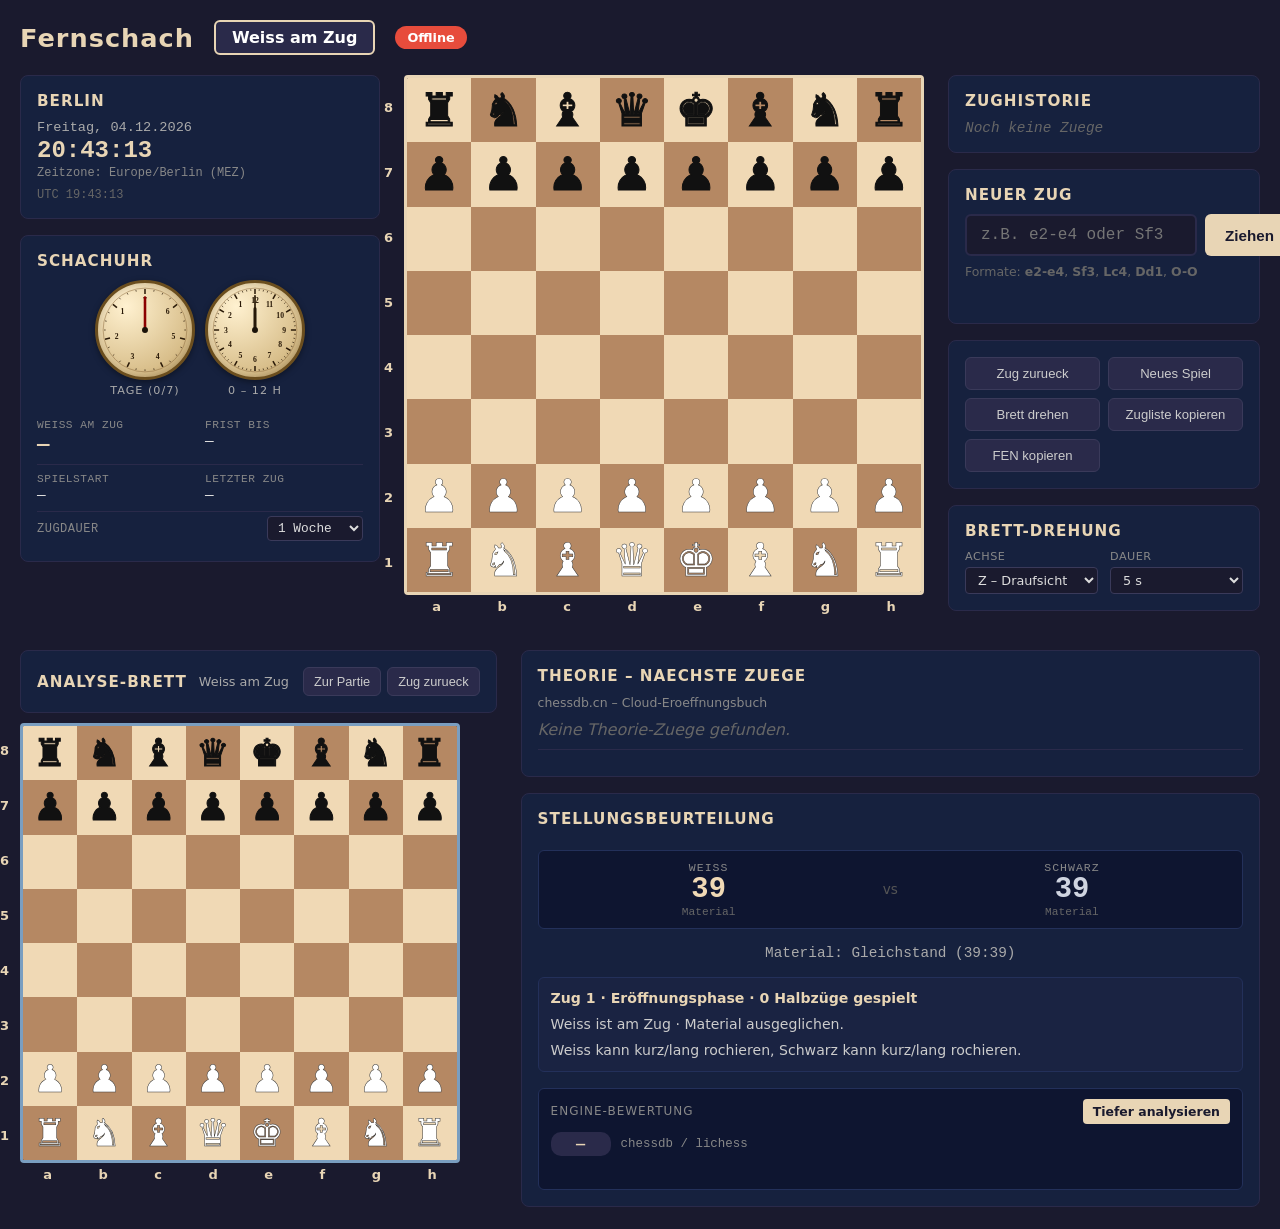
<file: index.html>
<!DOCTYPE html>
<html lang="de">
<head>
    <meta charset="UTF-8">
    <meta name="viewport" content="width=device-width, initial-scale=1.0">
    <title>Fernschach</title>
    <link rel="stylesheet" href="style.css?v=24">
</head>
<body>
    <div class="app">
        <header>
            <h1>Fernschach</h1>
            <div class="status" id="status">Weiss am Zug</div>
            <div class="sync-status" id="sync-status">Offline</div>
        </header>

        <!-- TOP HALF: clocks | main board | sidebar -->
        <div class="main">
            <div class="left-col">
                <div class="panel clock-panel">
                    <h2>Berlin</h2>
                    <div class="berlin-clock">
                        <div class="berlin-date" id="berlin-date">&mdash;</div>
                        <div class="berlin-time" id="berlin-time">&mdash;</div>
                        <div class="berlin-tz" id="berlin-tz">&mdash;</div>
                        <div class="utc-time" id="utc-time">UTC &mdash;</div>
                    </div>
                </div>
                <div class="panel chessclock-panel">
                    <h2>Schachuhr</h2>
                    <div class="analog-clocks">
                        <div class="analog-dial">
                            <svg id="days-dial" viewBox="-55 -55 110 110"></svg>
                            <div class="dial-caption" id="days-caption">Tage</div>
                        </div>
                        <div class="analog-dial">
                            <svg id="hours-dial" viewBox="-55 -55 110 110"></svg>
                            <div class="dial-caption" id="hours-caption">0 &ndash; 12 h</div>
                        </div>
                    </div>
                    <div class="clock-grid top">
                        <div class="clock-cell big">
                            <div class="clock-label" id="countdown-label">Weiss am Zug</div>
                            <div class="clock-value countdown" id="countdown">&mdash;</div>
                        </div>
                        <div class="clock-cell">
                            <div class="clock-label">Frist bis</div>
                            <div class="clock-value" id="deadline-time">&mdash;</div>
                        </div>
                    </div>
                    <div class="clock-grid">
                        <div class="clock-cell">
                            <div class="clock-label">Spielstart</div>
                            <div class="clock-value" id="game-start">&mdash;</div>
                        </div>
                        <div class="clock-cell">
                            <div class="clock-label">Letzter Zug</div>
                            <div class="clock-value" id="last-move-time">&mdash;</div>
                        </div>
                    </div>
                    <div class="clock-row">
                        <label class="clock-label" for="move-duration">Zugdauer</label>
                        <select id="move-duration" class="clock-value">
                            <option value="1">1 Tag</option>
                            <option value="2">2 Tage</option>
                            <option value="3">3 Tage</option>
                            <option value="7" selected>1 Woche</option>
                            <option value="14">2 Wochen</option>
                            <option value="30">1 Monat</option>
                        </select>
                    </div>
                </div>
            </div>

            <div class="board-container">
                <div class="board" id="board"></div>
                <div class="coords-bottom" id="coords-bottom"></div>
                <div class="coords-left" id="coords-left"></div>
            </div>

            <div class="sidebar">
                <div class="panel moves-panel">
                    <h2>Zughistorie</h2>
                    <div class="moves-list" id="moves-list">
                        <div class="moves-placeholder">Noch keine Zuege</div>
                    </div>
                </div>
                <div class="panel input-panel">
                    <h2>Neuer Zug</h2>
                    <div class="input-group">
                        <input type="text" id="move-input" placeholder="z.B. e2-e4 oder Sf3" autocomplete="off">
                        <button id="move-btn">Ziehen</button>
                    </div>
                    <div class="input-help">
                        Formate: <strong>e2-e4</strong>, <strong>Sf3</strong>, <strong>Lc4</strong>, <strong>Dd1</strong>, <strong>O-O</strong>
                    </div>
                    <div class="error" id="error"></div>
                </div>
                <div class="panel actions-panel">
                    <button id="undo-btn" title="Letzten Zug zuruecknehmen">Zug zurueck</button>
                    <button id="reset-btn" title="Neues Spiel starten">Neues Spiel</button>
                    <button id="flip-btn" title="Brett drehen">Brett drehen</button>
                    <button id="export-btn" title="Zugliste kopieren">Zugliste kopieren</button>
                    <button id="fen-btn" title="FEN kopieren">FEN kopieren</button>
                </div>
                <div class="panel flip-panel">
                    <h2>Brett-Drehung</h2>
                    <div class="flip-settings">
                        <label>
                            <span class="flip-label">Achse</span>
                            <select id="flip-axis">
                                <option value="Z" selected>Z – Draufsicht</option>
                                <option value="Y">Y – horizontal</option>
                                <option value="X">X – vertikal</option>
                            </select>
                        </label>
                        <label>
                            <span class="flip-label">Dauer</span>
                            <select id="flip-duration">
                                <option value="2000">2 s</option>
                                <option value="3000">3 s</option>
                                <option value="4000">4 s</option>
                                <option value="5000" selected>5 s</option>
                                <option value="10000">10 s</option>
                            </select>
                        </label>
                    </div>
                </div>
            </div>
        </div>

        <!-- BOTTOM HALF: analysis board | theory -->
        <div class="bottom">
            <div class="analysis-wrap">
                <div class="panel analysis-head">
                    <h2>Analyse-Brett</h2>
                    <div class="analysis-actions">
                        <span class="analysis-turn" id="analysis-turn">Weiss am Zug</span>
                        <button id="analysis-reset" title="Auf aktuelle Partiestellung zuruecksetzen">Zur Partie</button>
                        <button id="analysis-undo" title="Letzten Analyse-Zug zuruecknehmen">Zug zurueck</button>
                    </div>
                </div>
                <div class="board-container analysis-board-container">
                    <div class="board analysis-board" id="analysis-board"></div>
                    <div class="coords-bottom" id="analysis-coords-bottom"></div>
                    <div class="coords-left" id="analysis-coords-left"></div>
                </div>
            </div>

            <div class="right-col">
                <div class="panel theory-panel">
                    <h2>Theorie &ndash; naechste Zuege</h2>
                    <div class="theory-sub" id="theory-sub">chessdb.cn &ndash; Cloud-Eroeffnungsbuch</div>
                    <div class="theory-list" id="theory-list">
                        <div class="moves-placeholder">Lade...</div>
                    </div>
                    <div class="theory-opening" id="theory-opening"></div>
                </div>
                <div class="panel evaluation-panel">
                    <h2>Stellungsbeurteilung</h2>
                    <div class="eval-scores">
                        <div class="eval-score white">
                            <div class="eval-side">Weiss</div>
                            <div class="eval-value" id="eval-white">39</div>
                            <div class="eval-unit">Material</div>
                        </div>
                        <div class="eval-vs">vs</div>
                        <div class="eval-score black">
                            <div class="eval-side">Schwarz</div>
                            <div class="eval-value" id="eval-black">39</div>
                            <div class="eval-unit">Material</div>
                        </div>
                    </div>
                    <div class="eval-diff" id="eval-diff">Gleichstand</div>
                    <div class="eval-text" id="eval-text">
                        <div class="eval-line" id="eval-line-1">&mdash;</div>
                        <div class="eval-line" id="eval-line-2">&mdash;</div>
                        <div class="eval-line" id="eval-line-3">&mdash;</div>
                    </div>
                    <div class="eval-engine">
                        <div class="eval-engine-head">
                            <div class="eval-engine-title">Engine-Bewertung</div>
                            <div class="eval-engine-btns">
                                <button id="engine-deep" type="button" title="Stockfish lokal im Browser, Tiefe 20">Tiefer analysieren</button>
                                <button id="engine-stop" type="button" class="sec" title="Laufende Analyse stoppen" style="display:none">Stop</button>
                            </div>
                        </div>
                        <div class="eval-engine-row">
                            <span class="eval-score-pill" id="eng-score">&mdash;</span>
                            <span class="eval-source" id="eng-source">keine Quelle</span>
                            <span class="eval-depth" id="eng-depth"></span>
                        </div>
                        <div class="eval-pv" id="eng-pv"></div>
                    </div>
                </div>
            </div>
        </div>
    </div>

    <script src="chess.js?v=24"></script>
</body>
</html>
</file>
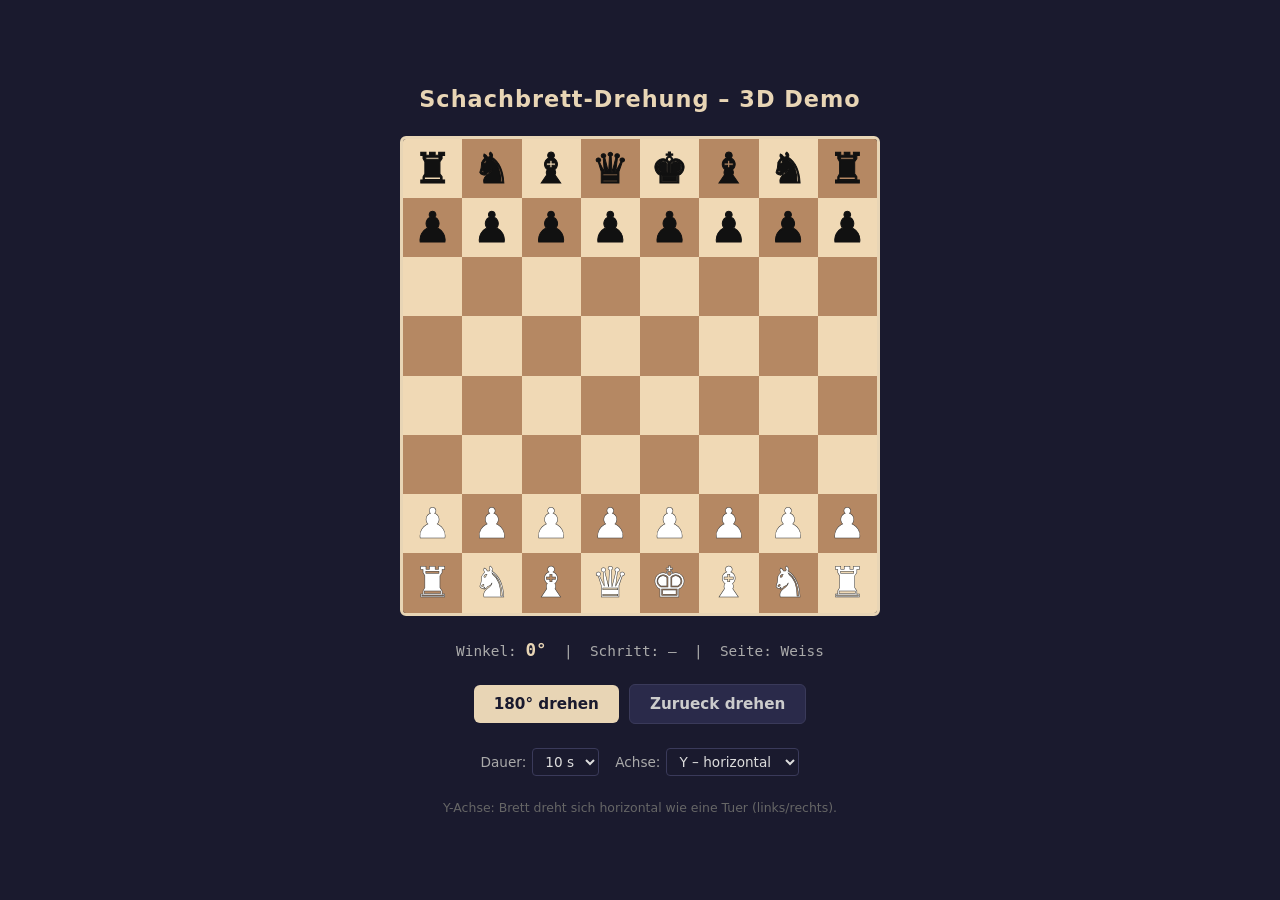
<file: drehen.html>
<!DOCTYPE html>
<html lang="de">
<head>
    <meta charset="UTF-8">
    <meta name="viewport" content="width=device-width, initial-scale=1.0">
    <title>Schachbrett drehen – 3D Demo</title>
    <style>
        * { margin: 0; padding: 0; box-sizing: border-box; }
        body {
            background: #1a1a2e;
            color: #e0e0e0;
            font-family: -apple-system, BlinkMacSystemFont, 'Segoe UI', system-ui, sans-serif;
            display: flex;
            flex-direction: column;
            align-items: center;
            justify-content: center;
            min-height: 100vh;
            gap: 24px;
        }
        h1 { color: #e8d5b5; font-size: 1.4rem; letter-spacing: 1px; }

        .scene {
            perspective: 1200px;
            perspective-origin: 50% 50%;
            width: 480px;
            height: 480px;
        }

        .board-3d {
            width: 480px;
            height: 480px;
            transform-style: preserve-3d;
            position: relative;
        }

        .board-grid {
            position: absolute;
            top: 0; left: 0;
            width: 100%; height: 100%;
            display: grid;
            grid-template-columns: repeat(8, 1fr);
            grid-template-rows: repeat(8, 1fr);
            border-radius: 6px;
            overflow: hidden;
            border: 3px solid #e8d5b5;
        }

        .sq {
            display: flex;
            align-items: center;
            justify-content: center;
            font-size: 42px;
            font-family: 'DejaVu Sans', 'Noto Sans Symbols 2', 'Segoe UI Symbol', sans-serif;
            font-variant-emoji: text;
            user-select: none;
        }
        .sq.light { background: #f0d9b5; }
        .sq.dark { background: #b58863; }
        .sq.piece-white { -webkit-text-fill-color: #fff; -webkit-text-stroke: 0.5px #333; color: #fff; }
        .sq.piece-black { -webkit-text-fill-color: #111; -webkit-text-stroke: 1px #111; color: #111; }
        /* Z-Achse: Figuren gegen-rotieren via CSS Custom Property (performant) */
        .board-grid { --crot: 0deg; }
        .sq .glyph { display: inline-block; transform: rotate(var(--crot)); }

        .controls {
            display: flex;
            gap: 10px;
            align-items: center;
            flex-wrap: wrap;
            justify-content: center;
        }
        button {
            padding: 10px 20px;
            background: #e8d5b5;
            color: #1a1a2e;
            border: none;
            border-radius: 6px;
            font-size: 0.95rem;
            font-weight: 700;
            cursor: pointer;
            font-family: inherit;
        }
        button:hover { background: #d4c1a0; }
        button:disabled { opacity: 0.5; cursor: not-allowed; }
        button.sec { background: #2a2a4a; color: #ccc; border: 1px solid #3a3a5a; }
        button.sec:hover { background: #3a3a5a; color: #fff; }

        .info {
            font-family: 'SF Mono', 'Fira Code', Consolas, monospace;
            font-size: 0.9rem;
            color: #aaa;
            text-align: center;
        }
        .info .deg { color: #e8d5b5; font-weight: 700; font-size: 1.1rem; }

        .settings {
            display: flex; gap: 16px; align-items: center;
            font-size: 0.85rem; color: #aaa;
            flex-wrap: wrap; justify-content: center;
        }
        .settings label { display: flex; align-items: center; gap: 6px; }
        .settings select {
            background: #1a1a2e; color: #ddd;
            border: 1px solid #3a3a5a; border-radius: 4px;
            padding: 4px 8px; font-family: inherit; font-size: 0.85rem;
        }
        .axis-desc {
            font-size: 0.78rem; color: #666;
            text-align: center; max-width: 500px;
        }
    </style>
</head>
<body>
    <h1>Schachbrett-Drehung – 3D Demo</h1>

    <div class="scene">
        <div class="board-3d" id="board3d"></div>
    </div>

    <div class="info">
        <span>Winkel: </span><span class="deg" id="angle-display">0°</span>
        <span> &nbsp;|&nbsp; Schritt: </span><span id="step-display">—</span>
        <span> &nbsp;|&nbsp; Seite: </span><span id="side-display">Weiss</span>
    </div>

    <div class="controls">
        <button id="btn-rotate">180° drehen</button>
        <button id="btn-back" class="sec">Zurueck drehen</button>
    </div>

    <div class="settings">
        <label>Dauer:
            <select id="sel-duration">
                <option value="2000">2 s</option>
                <option value="3000">3 s</option>
                <option value="4000">4 s</option>
                <option value="5000">5 s</option>
                <option value="10000" selected>10 s</option>
                <option value="20000">20 s</option>
            </select>
        </label>
        <label>Achse:
            <select id="sel-axis">
                <option value="Y" selected>Y – horizontal</option>
                <option value="X">X – vertikal</option>
                <option value="Z">Z – Draufsicht</option>
            </select>
        </label>
    </div>
    <div class="axis-desc" id="axis-desc">
        Y-Achse: Brett dreht sich horizontal wie eine Tuer (links/rechts).
    </div>

    <script>
    // ─── Board rendering ────────────────────────────────────────
    const PIECES_UNI = {
        K: '\u265A', Q: '\u265B', R: '\u265C', B: '\u265D', N: '\u265E', P: '\u265F'
    };

    const START = [
        ['r','n','b','q','k','b','n','r'],
        ['p','p','p','p','p','p','p','p'],
        [' ',' ',' ',' ',' ',' ',' ',' '],
        [' ',' ',' ',' ',' ',' ',' ',' '],
        [' ',' ',' ',' ',' ',' ',' ',' '],
        [' ',' ',' ',' ',' ',' ',' ',' '],
        ['P','P','P','P','P','P','P','P'],
        ['R','N','B','Q','K','B','N','R']
    ];

    function buildGrid(flipped) {
        const grid = document.createElement('div');
        grid.className = 'board-grid';
        for (let vi = 0; vi < 8; vi++) {
            for (let vj = 0; vj < 8; vj++) {
                const r = flipped ? 7 - vi : vi;
                const c = flipped ? 7 - vj : vj;
                const sq = document.createElement('div');
                sq.className = 'sq ' + ((r + c) % 2 === 0 ? 'light' : 'dark');
                const ch = START[r][c];
                if (ch !== ' ') {
                    var span = document.createElement('span');
                    span.className = 'glyph';
                    span.textContent = PIECES_UNI[ch.toUpperCase()];
                    sq.appendChild(span);
                    sq.classList.add(ch === ch.toUpperCase() ? 'piece-white' : 'piece-black');
                }
                grid.appendChild(sq);
            }
        }
        return grid;
    }

    // ─── State ──────────────────────────────────────────────────
    const board3d = document.getElementById('board3d');
    const angleDisp = document.getElementById('angle-display');
    const stepDisp = document.getElementById('step-display');
    const sideDisp = document.getElementById('side-display');
    const btnRotate = document.getElementById('btn-rotate');
    const btnBack = document.getElementById('btn-back');
    const selDuration = document.getElementById('sel-duration');
    const selAxis = document.getElementById('sel-axis');
    const axisDesc = document.getElementById('axis-desc');

    const AXIS_DESCRIPTIONS = {
        Y: 'Y-Achse: Brett dreht sich horizontal wie eine Tuer (links/rechts).',
        X: 'X-Achse: Brett kippt vertikal nach hinten/vorne.',
        Z: 'Z-Achse: Brett dreht sich in der Ebene (Draufsicht, wie ein Plattenspieler).'
    };

    let currentAngle = 0;
    let showingFlipped = false;
    let animating = false;

    // Einzelnes Brett (Swap-at-90° Technik fuer X/Y; volle 180° fuer Z)
    board3d.appendChild(buildGrid(false));

    function setTransform(deg) {
        const axis = selAxis.value;
        board3d.style.transform = 'rotate' + axis + '(' + deg + 'deg)';
        angleDisp.textContent = Math.round(deg) + '\u00B0';
    }

    function swapContent(flipped) {
        if (showingFlipped === flipped) return;
        showingFlipped = flipped;
        board3d.innerHTML = '';
        board3d.appendChild(buildGrid(flipped));
        sideDisp.textContent = flipped ? 'Schwarz' : 'Weiss';
    }

    // ─── Animation (requestAnimationFrame, zeitbasiert) ────────
    function animateRotation(toAngle, durationMs) {
        if (animating) return;
        animating = true;
        setButtons(false);

        const axis = selAxis.value;
        const fromAngle = currentAngle;
        const totalDeg = toAngle - fromAngle;
        if (totalDeg === 0) { animating = false; setButtons(true); return; }
        const goingForward = totalDeg > 0;
        const midAngle = fromAngle + totalDeg / 2;  // 90° Punkt
        let swapped = false;

        var zGrid = (axis === 'Z') ? board3d.querySelector('.board-grid') : null;
        const totalSteps = Math.abs(Math.round(totalDeg));

        const t0 = performance.now();
        function tick(now) {
            const elapsed = now - t0;
            const progress = Math.min(1, elapsed / durationMs);
            const deg = fromAngle + totalDeg * progress;
            currentAngle = deg;
            setTransform(deg);
            const stepNow = Math.round(Math.abs(totalDeg * progress));
            stepDisp.textContent = stepNow + ' / ' + totalSteps;

            // Z-Achse: Glyph-Gegenrotation
            if (zGrid) {
                zGrid.style.setProperty('--crot', (-deg) + 'deg');
            }

            // X/Y: Swap bei 90° (Kante)
            if (!swapped && axis !== 'Z') {
                const pastMid = goingForward ? deg >= midAngle : deg <= midAngle;
                if (pastMid) {
                    swapped = true;
                    swapContent(!showingFlipped);
                    if (axis === 'X' && goingForward) {
                        var grid = board3d.querySelector('.board-grid');
                        if (grid) grid.style.transform = 'scaleY(-1)';
                    }
                }
            }

            if (progress >= 1) {
                currentAngle = toAngle;
                setTransform(toAngle);
                animating = false;
                setButtons(true);
                stepDisp.textContent = totalSteps + ' / ' + totalSteps + ' — fertig';
            } else {
                requestAnimationFrame(tick);
            }
        }
        requestAnimationFrame(tick);
    }

    function setButtons(enabled) {
        btnRotate.disabled = !enabled;
        btnBack.disabled = !enabled;
    }

    // ─── Events ─────────────────────────────────────────────────
    btnRotate.addEventListener('click', function() {
        var dur = parseInt(selDuration.value, 10);
        var target = currentAngle < 90 ? 180 : 0;
        animateRotation(target, dur);
    });

    btnBack.addEventListener('click', function() {
        var dur = parseInt(selDuration.value, 10);
        animateRotation(0, dur);
    });

    selAxis.addEventListener('change', function() {
        // Reset bei Achsenwechsel
        currentAngle = 0;
        setTransform(0);
        swapContent(false);
        axisDesc.textContent = AXIS_DESCRIPTIONS[selAxis.value] || '';
        stepDisp.textContent = '—';
    });

    setTransform(0);
    </script>
</body>
</html>
</file>
<file: style.css>
* {
    margin: 0;
    padding: 0;
    box-sizing: border-box;
}

body {
    font-family: -apple-system, BlinkMacSystemFont, 'Segoe UI', system-ui, sans-serif;
    background: #1a1a2e;
    color: #e0e0e0;
    min-height: 100vh;
}

.app {
    max-width: 1600px;
    margin: 0 auto;
    padding: 20px;
}

header {
    display: flex;
    align-items: center;
    gap: 20px;
    margin-bottom: 20px;
}

header h1 {
    font-size: 1.6rem;
    color: #e8d5b5;
    letter-spacing: 1px;
}

.status {
    font-size: 1rem;
    padding: 6px 16px;
    border-radius: 6px;
    background: #2a2a4a;
    font-weight: 600;
}

.sync-status {
    font-size: 0.8rem;
    padding: 4px 12px;
    border-radius: 12px;
    font-weight: 600;
}

.sync-status.online { background: #27ae60; color: #fff; }
.sync-status.offline { background: #e74c3c; color: #fff; }

.status.white-turn { color: #fff; border: 2px solid #e8d5b5; }
.status.black-turn { color: #333; background: #e8d5b5; border: 2px solid #e8d5b5; }
.status.check { background: #c0392b; color: #fff; border-color: #e74c3c; }
.status.checkmate {
    background: #e74c3c; color: #fff; border-color: #e74c3c;
    animation: pulse 1s infinite;
}

@keyframes pulse {
    0%, 100% { opacity: 1; }
    50% { opacity: 0.7; }
}

.main {
    display: grid;
    grid-template-columns: 360px auto 1fr;
    gap: 24px;
    align-items: flex-start;
}

.bottom {
    margin-top: 32px;
    display: grid;
    grid-template-columns: auto 1fr;
    gap: 24px;
    align-items: stretch;
}

.right-col {
    display: flex;
    flex-direction: column;
    gap: 16px;
    min-width: 460px;
}
.right-col .theory-panel { flex: 0 0 auto; }
.right-col .evaluation-panel {
    flex: 1 1 auto;
    display: flex;
    flex-direction: column;
    gap: 12px;
}

.eval-scores {
    display: grid;
    grid-template-columns: 1fr auto 1fr;
    align-items: center;
    gap: 12px;
    padding: 10px 8px;
    background: #0e1530;
    border: 1px solid #23305a;
    border-radius: 6px;
}
.eval-score {
    display: flex;
    flex-direction: column;
    align-items: center;
    font-family: 'SF Mono', 'Fira Code', Consolas, monospace;
}
.eval-score.white .eval-value { color: #f0d9b5; }
.eval-score.black .eval-value { color: #cfd4e0; }
.eval-side {
    font-size: 0.72rem; color: #888;
    text-transform: uppercase; letter-spacing: 1px;
}
.eval-value {
    font-size: 1.8rem; font-weight: 700;
    line-height: 1.1;
}
.eval-unit { font-size: 0.7rem; color: #666; }
.eval-vs { color: #555; font-size: 0.85rem; }
.eval-diff {
    text-align: center;
    font-size: 0.9rem;
    color: #aaa;
    padding: 4px 0;
    font-family: 'SF Mono', 'Fira Code', Consolas, monospace;
}
.eval-diff.white-adv { color: #f0d9b5; }
.eval-diff.black-adv { color: #8aa8d8; }
.eval-text {
    display: flex;
    flex-direction: column;
    gap: 6px;
    padding: 10px 12px;
    background: #1a2342;
    border: 1px solid #23305a;
    border-radius: 6px;
    flex: 1;
}
.eval-line {
    color: #ccc;
    font-size: 0.88rem;
    line-height: 1.45;
}
.eval-line:first-child { color: #e8d5b5; font-weight: 600; }

.eval-engine {
    margin-top: 4px;
    padding: 10px 12px;
    background: #0e1530;
    border: 1px solid #23305a;
    border-radius: 6px;
    display: flex;
    flex-direction: column;
    gap: 8px;
}
.eval-engine-head {
    display: flex;
    align-items: center;
    justify-content: space-between;
    gap: 10px;
}
.eval-engine-title {
    font-size: 0.75rem; color: #888;
    text-transform: uppercase; letter-spacing: 1px;
}
.eval-engine-btns { display: flex; gap: 6px; }
.eval-engine-btns button {
    padding: 5px 10px;
    background: #e8d5b5; color: #1a1a2e;
    border: none; border-radius: 4px;
    font-size: 0.78rem; font-weight: 700;
    cursor: pointer; font-family: inherit;
    transition: background 0.15s;
}
.eval-engine-btns button.sec {
    background: #3a3a5a; color: #ddd;
}
.eval-engine-btns button:hover { background: #d4c1a0; }
.eval-engine-btns button.sec:hover { background: #4a4a6a; }
.eval-engine-btns button:disabled {
    opacity: 0.6; cursor: wait;
}
.eval-engine-row {
    display: flex; align-items: center;
    gap: 10px; flex-wrap: wrap;
    font-family: 'SF Mono', 'Fira Code', Consolas, monospace;
}
.eval-score-pill {
    background: #2a2a4a;
    color: #e8d5b5;
    padding: 3px 10px;
    border-radius: 10px;
    font-weight: 700;
    font-size: 0.95rem;
    min-width: 60px;
    text-align: center;
}
.eval-score-pill.good { background: #204a32; color: #8ee9a8; }
.eval-score-pill.bad { background: #4a1e1e; color: #f08a82; }
.eval-score-pill.mate { background: #b93c2f; color: #fff; }
.eval-source { color: #888; font-size: 0.78rem; }
.eval-depth { color: #666; font-size: 0.78rem; margin-left: auto; }
.eval-pv {
    color: #bbb;
    font-family: 'SF Mono', 'Fira Code', Consolas, monospace;
    font-size: 0.8rem;
    line-height: 1.4;
    word-break: break-word;
    min-height: 1.2em;
}

/* Left column: clocks */
.left-col {
    display: flex;
    flex-direction: column;
    gap: 16px;
}

.clock-panel .berlin-clock {
    display: flex;
    flex-direction: column;
    gap: 2px;
    font-family: 'SF Mono', 'Fira Code', Consolas, monospace;
}

.berlin-date { font-size: 0.85rem; color: #aaa; }
.berlin-time { font-size: 1.5rem; color: #e8d5b5; font-weight: 700; }
.berlin-tz { font-size: 0.75rem; color: #888; }
.utc-time { font-size: 0.75rem; color: #666; margin-top: 6px; }

.chessclock-panel .clock-row {
    display: flex;
    justify-content: space-between;
    align-items: center;
    padding: 4px 0;
    border-bottom: 1px solid #2a2a4a;
    font-family: 'SF Mono', 'Fira Code', Consolas, monospace;
}
.chessclock-panel .clock-row:last-child { border-bottom: 0; }
.chessclock-panel .clock-label { font-size: 0.75rem; color: #888; text-transform: uppercase; letter-spacing: 0.5px; }
.chessclock-panel .clock-value { font-size: 0.85rem; color: #ddd; }

.clock-grid {
    display: grid;
    grid-template-columns: 1fr 1fr;
    gap: 10px;
    padding: 8px 0;
    border-bottom: 1px solid #2a2a4a;
}
.clock-grid.top { padding-top: 10px; }
.clock-cell {
    display: flex;
    flex-direction: column;
    gap: 2px;
    font-family: 'SF Mono', 'Fira Code', Consolas, monospace;
}
.clock-cell .clock-label {
    font-size: 0.7rem; color: #888;
    text-transform: uppercase; letter-spacing: 0.5px;
}
.clock-cell .clock-value { font-size: 0.9rem; color: #ddd; }
.clock-cell.big .clock-value.countdown {
    font-size: 1.3rem; font-weight: 700; color: #e8d5b5;
}
.countdown.expired { color: #e74c3c !important; }
.countdown.urgent { color: #f39c12 !important; }

.analog-clocks {
    display: flex;
    gap: 10px;
    justify-content: center;
    margin-bottom: 12px;
}
.analog-dial {
    display: flex;
    flex-direction: column;
    align-items: center;
    gap: 4px;
}
.analog-dial svg {
    width: 100px;
    height: 100px;
    background: radial-gradient(circle at 30% 25%, #fff1d0, #d8be8a 70%, #a88a52);
    border-radius: 50%;
    border: 3px solid #6b4e1e;
    box-shadow: 0 2px 6px rgba(0,0,0,0.4), inset 0 0 8px rgba(0,0,0,0.15);
}
.analog-dial.urgent svg { border-color: #f39c12; }
.analog-dial.expired svg {
    border-color: #e74c3c;
    background: radial-gradient(circle at 30% 25%, #ffe0dc, #e78a80 70%, #c0392b);
}
.dial-caption {
    font-size: 0.7rem;
    color: #aaa;
    text-transform: uppercase;
    letter-spacing: 1px;
}
.dial-tick { stroke: #2a1a08; }
.dial-tick.minor { stroke-width: 0.8; }
.dial-tick.major { stroke-width: 1.8; }
.dial-label {
    fill: #2a1a08;
    font-size: 9px;
    font-weight: 700;
    text-anchor: middle;
    dominant-baseline: central;
    font-family: Georgia, 'Times New Roman', serif;
}
.dial-hand { stroke-linecap: round; }
.dial-hand.hour { stroke: #1a1208; stroke-width: 3.5; }
.dial-hand.minute { stroke: #2a1a08; stroke-width: 2; }
.dial-hand.day { stroke: #8b0000; stroke-width: 3; }
.dial-center { fill: #1a1208; }
.dial-center-ring { fill: none; stroke: #8b0000; stroke-width: 0.6; }

#move-duration {
    background: #1a1a2e; color: #ddd;
    border: 1px solid #3a3a5a; border-radius: 4px;
    padding: 3px 6px; font-family: inherit; font-size: 0.8rem;
}

/* Board */
.board-container {
    position: relative;
    flex-shrink: 0;
}

/* 3D Board Flip */
.board-container {
    perspective: 1200px;
}
.flip-3d-scene {
    position: absolute;
    top: 0; left: 0;
    width: 520px; height: 520px;
    z-index: 15;
    pointer-events: none;
}
.flip-3d-rotator {
    width: 100%; height: 100%;
    transform-style: preserve-3d;
    position: relative;
}
.flip-3d-face {
    position: absolute;
    top: 0; left: 0;
    width: 100%; height: 100%;
    backface-visibility: hidden;
    display: grid;
    grid-template-columns: repeat(8, 1fr);
    grid-template-rows: repeat(8, 1fr);
    border: 3px solid #e8d5b5;
    border-radius: 4px;
    overflow: hidden;
}
.flip-3d-face.back {
    transform: rotateY(180deg);
}
.flip-3d-face .sq {
    display: flex;
    align-items: center;
    justify-content: center;
    font-size: 46px;
    font-family: 'DejaVu Sans', 'Noto Sans Symbols 2', 'Segoe UI Symbol', 'Arial Unicode MS', sans-serif;
    font-variant-emoji: text;
    user-select: none;
}
.flip-3d-face .sq.light { background: #f0d9b5; }
.flip-3d-face .sq.dark { background: #b58863; }
.flip-3d-face .sq.last-from { background: rgba(255,255,100,0.4) !important; }
.flip-3d-face .sq.last-to { background: rgba(255,255,100,0.5) !important; }
.flip-3d-face .sq.piece-white { -webkit-text-fill-color: #fff; -webkit-text-stroke: 0.5px #333; color: #fff; }
.flip-3d-face .sq.piece-black { -webkit-text-fill-color: #111; -webkit-text-stroke: 1px #111; color: #111; }

/* Z-Achse: Glyph-Gegen-Rotation via CSS Custom Property */
.flip-3d-face { --crot: 0deg; }
.flip-3d-face .sq .glyph { display: inline-block; transform: rotate(var(--crot)); }

/* Flip settings panel */
.flip-panel .flip-settings {
    display: flex; gap: 12px;
}
.flip-panel .flip-settings label {
    display: flex; flex-direction: column; gap: 4px; flex: 1;
}
.flip-panel .flip-label {
    font-size: 0.7rem; color: #888;
    text-transform: uppercase; letter-spacing: 0.5px;
}
.flip-panel .flip-settings select {
    background: #1a1a2e; color: #ddd;
    border: 1px solid #3a3a5a; border-radius: 4px;
    padding: 4px 8px; font-family: inherit; font-size: 0.8rem;
}

@media (max-width: 700px) {
    .flip-3d-scene { width: min(520px, 95vw); height: min(520px, 95vw); }
    .flip-3d-face .sq { font-size: min(46px, 10vw); }
}

.board {
    display: grid;
    grid-template-columns: repeat(8, 1fr);
    grid-template-rows: repeat(8, 1fr);
    width: 520px;
    height: 520px;
    border: 3px solid #e8d5b5;
    border-radius: 4px;
    overflow: hidden;
}

.analysis-board { width: 440px; height: 440px; border-color: #7a9ec0; }
.analysis-board-container { margin-top: 10px; }
.analysis-board-container .coords-bottom { width: 440px; }
.analysis-board-container .coords-left { height: 440px; }

.square {
    display: flex;
    align-items: center;
    justify-content: center;
    font-size: 46px;
    font-family: 'DejaVu Sans', 'Noto Sans Symbols 2', 'Segoe UI Symbol', 'Arial Unicode MS', sans-serif;
    font-variant-emoji: text;
    cursor: pointer;
    position: relative;
    user-select: none;
    transition: background-color 0.15s;
}

.analysis-board .square { font-size: 38px; }

.square.light { background: #f0d9b5; }
.square.dark { background: #b58863; }
.square.selected { background: #7fc97f !important; }
.square.highlight { background: #aad576 !important; }
.square.last-from { background: rgba(255, 255, 100, 0.4) !important; }
.square.last-to { background: rgba(255, 255, 100, 0.5) !important; }
.square.valid-move::after {
    content: '';
    position: absolute;
    width: 14px; height: 14px;
    background: rgba(0, 0, 0, 0.2);
    border-radius: 50%;
}
.square.valid-capture { box-shadow: inset 0 0 0 4px rgba(0, 0, 0, 0.25); }
.square.piece-black { -webkit-text-fill-color: #111; -webkit-text-stroke: 1px #111; color: #111; }
.square.piece-white { -webkit-text-fill-color: #fff; -webkit-text-stroke: 0.5px #333; color: #fff; }
.square:hover { filter: brightness(1.1); }

.coords-bottom {
    display: flex;
    justify-content: space-around;
    padding: 4px 0;
    color: #e8d5b5;
    font-size: 13px;
    font-weight: 600;
    width: 520px;
}

.coords-left {
    position: absolute;
    top: 0;
    left: -20px;
    height: 520px;
    display: flex;
    flex-direction: column;
    justify-content: space-around;
    color: #e8d5b5;
    font-size: 13px;
    font-weight: 600;
}

/* Sidebar */
.sidebar {
    min-width: 260px;
    display: flex;
    flex-direction: column;
    gap: 16px;
}

.panel {
    background: #16213e;
    border-radius: 8px;
    padding: 16px;
    border: 1px solid #2a2a4a;
}

.panel h2 {
    font-size: 0.95rem;
    color: #e8d5b5;
    margin-bottom: 10px;
    text-transform: uppercase;
    letter-spacing: 1px;
}

.moves-list {
    max-height: 280px;
    overflow-y: auto;
    font-family: 'SF Mono', 'Fira Code', 'Consolas', monospace;
    font-size: 0.9rem;
}
.moves-list::-webkit-scrollbar { width: 6px; }
.moves-list::-webkit-scrollbar-track { background: #1a1a2e; }
.moves-list::-webkit-scrollbar-thumb { background: #4a4a6a; border-radius: 3px; }
.moves-placeholder { color: #666; font-style: italic; }

.move-row {
    display: flex;
    gap: 8px;
    padding: 3px 6px;
    border-radius: 3px;
}
.move-row:hover { background: #2a2a4a; }
.move-number { color: #888; min-width: 30px; text-align: right; }
.move-white, .move-black {
    min-width: 70px; cursor: pointer;
    padding: 1px 4px; border-radius: 3px;
}
.move-white:hover, .move-black:hover { background: #3a3a5a; }
.move-white.current, .move-black.current { background: #e8d5b5; color: #1a1a2e; font-weight: 600; }

/* Input */
.input-group { display: flex; gap: 8px; }
#move-input {
    flex: 1; padding: 10px 14px;
    border: 2px solid #2a2a4a; border-radius: 6px;
    background: #1a1a2e; color: #e0e0e0;
    font-size: 1rem; font-family: 'SF Mono', 'Fira Code', monospace;
    outline: none; transition: border-color 0.2s;
}
#move-input:focus { border-color: #e8d5b5; }

#move-btn {
    padding: 10px 20px; background: #e8d5b5; color: #1a1a2e;
    border: none; border-radius: 6px;
    font-size: 0.95rem; font-weight: 700;
    cursor: pointer; transition: background 0.2s;
}
#move-btn:hover { background: #d4c1a0; }

.input-help { margin-top: 8px; font-size: 0.78rem; color: #666; }
.error { margin-top: 8px; color: #e74c3c; font-size: 0.85rem; min-height: 20px; }

/* Action buttons */
.actions-panel { display: grid; grid-template-columns: 1fr 1fr; gap: 8px; }
.actions-panel h2 { display: none; }
.actions-panel button {
    padding: 8px 12px; background: #2a2a4a; color: #ccc;
    border: 1px solid #3a3a5a; border-radius: 6px;
    font-size: 0.82rem; cursor: pointer; transition: all 0.2s;
}
.actions-panel button:hover { background: #3a3a5a; color: #fff; }

/* Analysis */
.analysis-head {
    display: flex; justify-content: space-between; align-items: center;
    gap: 12px; flex-wrap: wrap;
}
.analysis-head h2 { margin-bottom: 0; }
.analysis-actions { display: flex; gap: 6px; align-items: center; }
.analysis-turn { font-size: 0.8rem; color: #aaa; margin-right: 8px; }
.analysis-head button {
    padding: 6px 10px; background: #2a2a4a; color: #ccc;
    border: 1px solid #3a3a5a; border-radius: 6px;
    font-size: 0.8rem; cursor: pointer;
}
.analysis-head button:hover { background: #3a3a5a; color: #fff; }

/* Theory */
.theory-panel { min-width: 460px; }
.theory-sub { color: #888; font-size: 0.78rem; margin-bottom: 10px; }
.theory-opening {
    margin-top: 10px; padding-top: 10px;
    border-top: 1px solid #2a2a4a;
    font-size: 0.82rem; color: #aaa; font-style: italic;
}

.theory-list { display: flex; flex-direction: column; gap: 6px; }
.theory-row {
    display: grid;
    grid-template-columns: 1fr 90px 90px;
    gap: 14px;
    align-items: center;
    padding: 10px 12px;
    background: #1a2342;
    border-radius: 6px;
    border: 1px solid #23305a;
    border-left: 5px solid #7a7a8a;
    font-family: 'SF Mono', 'Fira Code', Consolas, monospace;
    transition: background 0.15s;
}
.theory-row:hover { background: #253463; }
.theory-san { color: #e8d5b5; font-weight: 700; font-size: 0.95rem; white-space: nowrap; }
.theory-sym { color: #aaa; font-weight: 400; margin-left: 4px; }

/* Rank color accents on the left border */
.theory-row.rank-best { border-left-color: #27ae60; }
.theory-row.rank-ok { border-left-color: #7a7a8a; }
.theory-row.rank-neutral { border-left-color: #5a5a7a; }
.theory-row.rank-weak { border-left-color: #e67e22; }
.theory-row.rank-bad { border-left-color: #c0392b; }

.theory-cp { font-size: 0.88rem; font-weight: 700; text-align: right; }
.theory-cp.cp-good { color: #2ecc71; }
.theory-cp.cp-zero { color: #bbb; }
.theory-cp.cp-bad { color: #e74c3c; }

.theory-check {
    padding: 6px 10px;
    background: #e8d5b5;
    color: #1a1a2e;
    border: none;
    border-radius: 4px;
    cursor: pointer;
    font-size: 0.82rem;
    font-weight: 700;
    font-family: inherit;
    transition: background 0.15s;
}
.theory-check:hover { background: #d4c1a0; }
.theory-check:active { background: #b8a487; }

/* Responsive */
@media (max-width: 1200px) {
    .main { grid-template-columns: 1fr; }
    .bottom { grid-template-columns: 1fr; }
    .left-col { flex-direction: row; flex-wrap: wrap; }
    .left-col .panel { flex: 1; min-width: 240px; }
}

@media (max-width: 700px) {
    .board { width: min(520px, 95vw); height: min(520px, 95vw); }
    .coords-bottom { width: min(520px, 95vw); }
    .coords-left { height: min(520px, 95vw); }
    .analysis-board { width: min(440px, 90vw); height: min(440px, 90vw); }
    .analysis-board-container .coords-bottom { width: min(440px, 90vw); }
    .analysis-board-container .coords-left { height: min(440px, 90vw); }
    .square { font-size: min(46px, 10vw); }
    .sidebar { width: 100%; }
}
</file>
